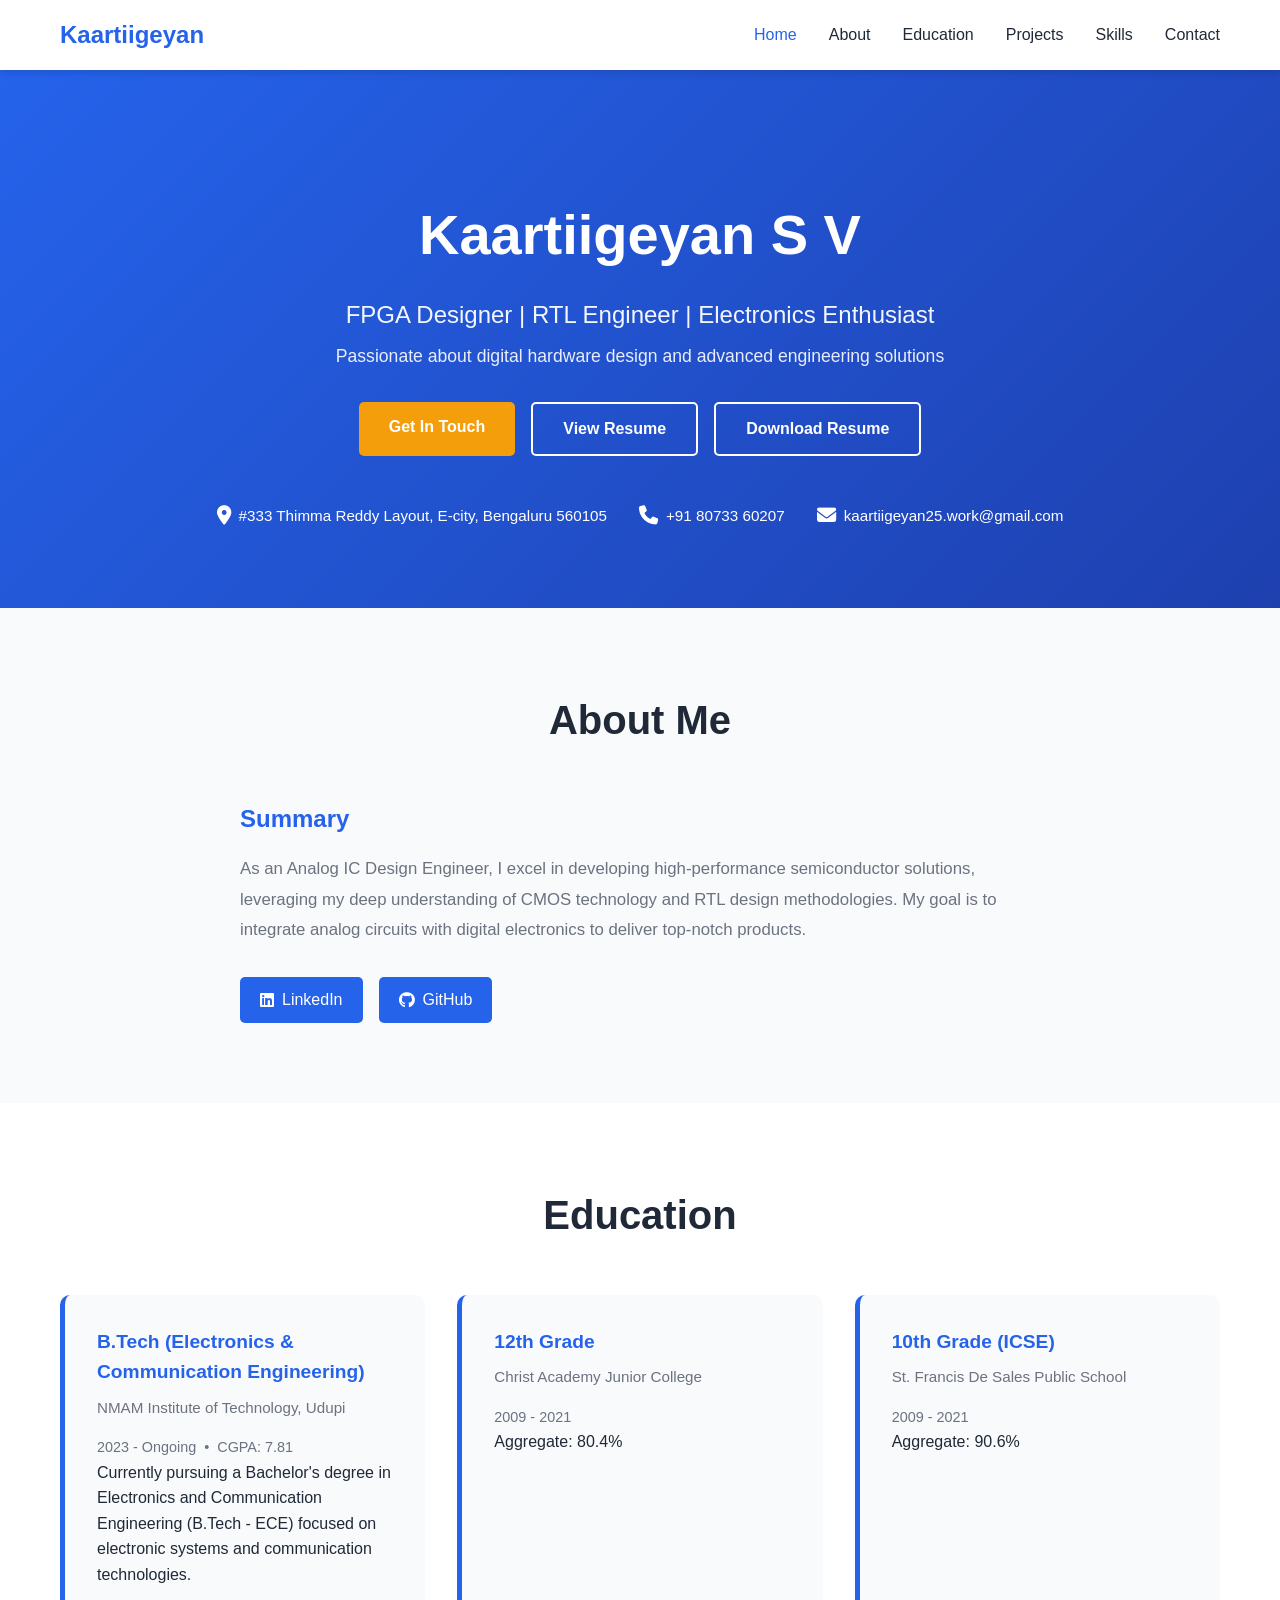
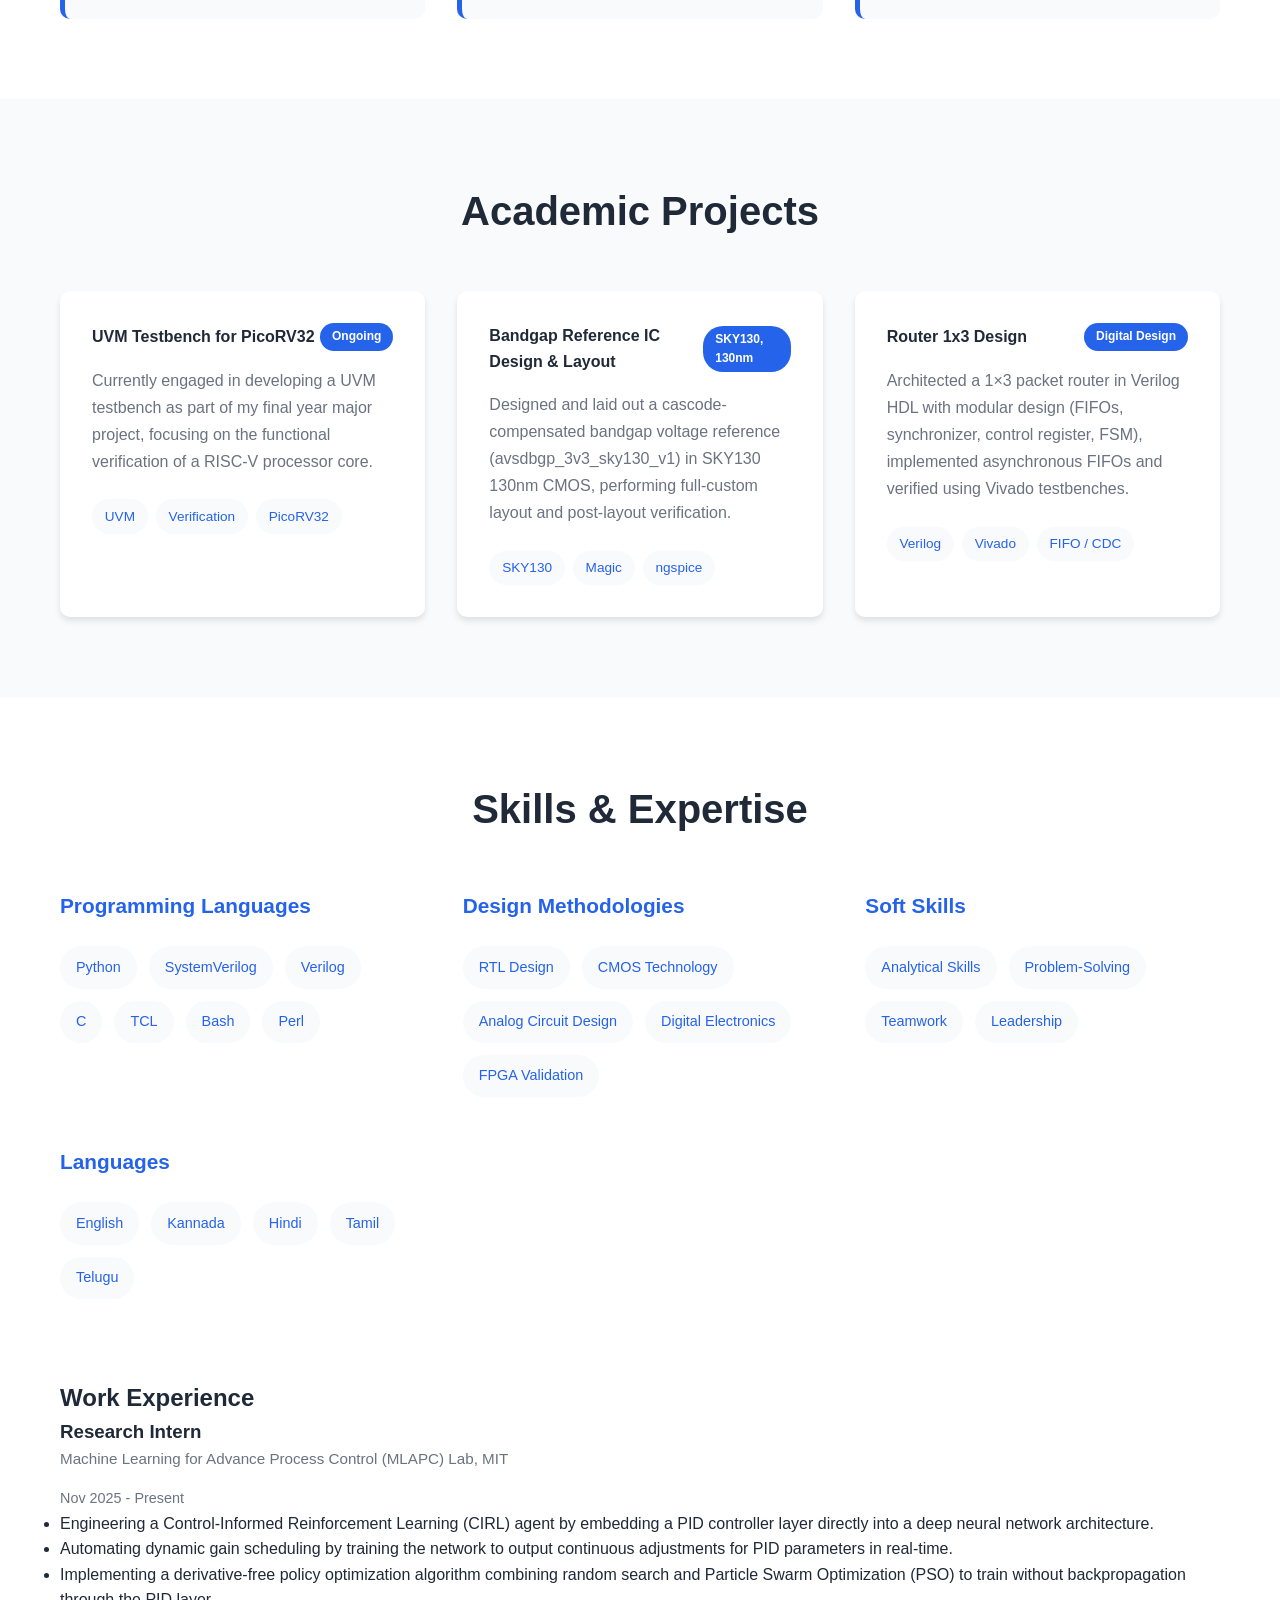
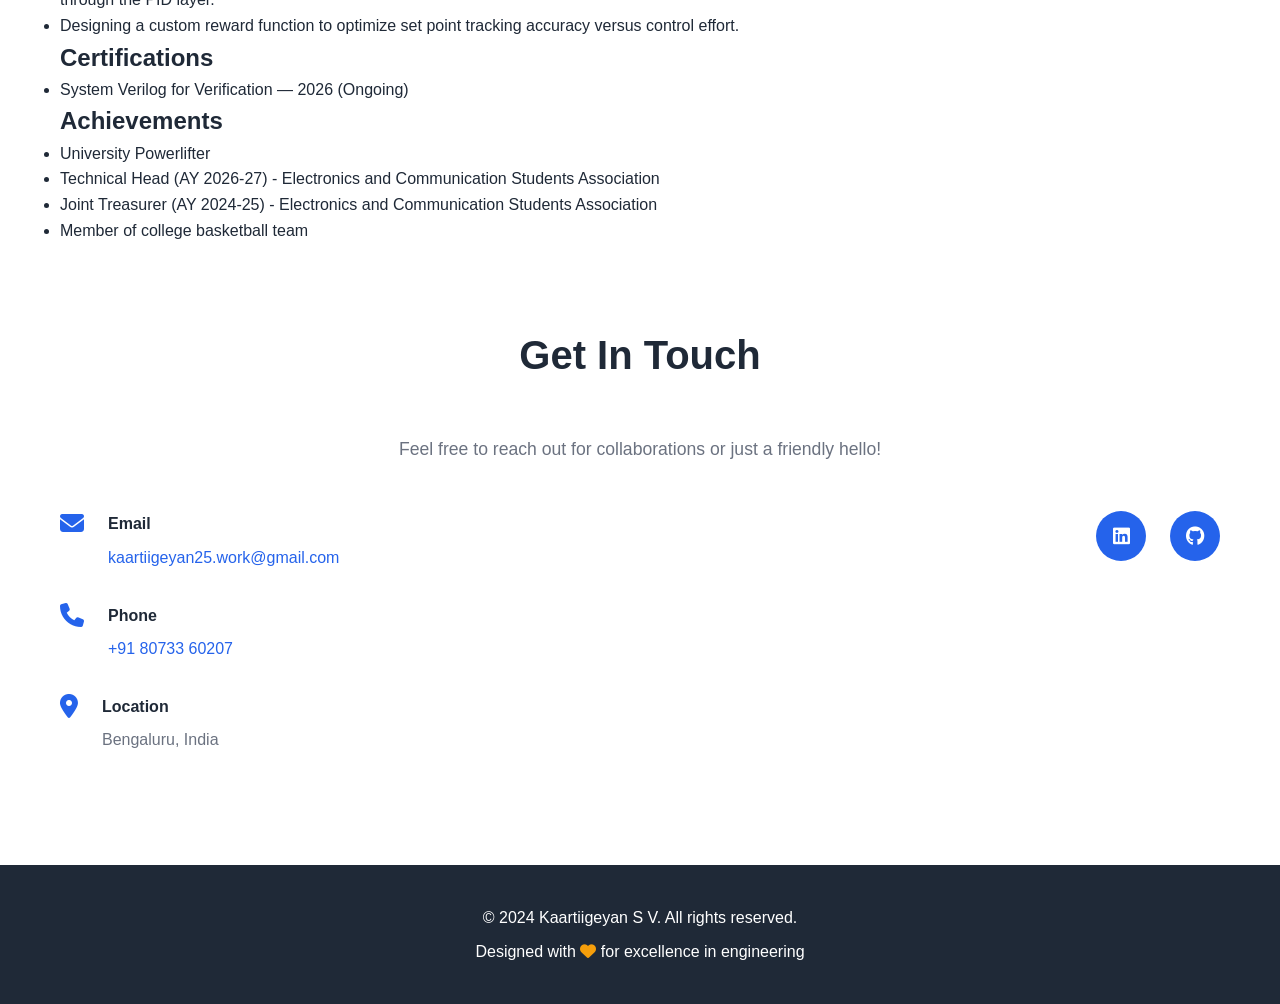
<file: index.html>
<!DOCTYPE html>
<html lang="en">
<head>
    <meta charset="UTF-8">
    <meta name="viewport" content="width=device-width, initial-scale=1.0">
    <title>Kaartiigeyan S V - Portfolio</title>
    <link rel="stylesheet" href="styles.css">
    <link rel="stylesheet" href="https://cdnjs.cloudflare.com/ajax/libs/font-awesome/6.4.0/css/all.min.css">
</head>
<body>
    <!-- Navigation -->
    <nav class="navbar">
        <div class="container">
            <div class="logo">Kaartiigeyan</div>
            <ul class="nav-links">
                <li><a href="#home">Home</a></li>
                <li><a href="#about">About</a></li>
                <li><a href="#education">Education</a></li>
                <li><a href="#projects">Projects</a></li>
                <li><a href="#skills">Skills</a></li>
                <li><a href="#contact">Contact</a></li>
            </ul>
        </div>
    </nav>

    <!-- Hero Section -->
    <section id="home" class="hero">
        <div class="container">
            <div class="hero-content">
                <h1>Kaartiigeyan S V</h1>
                <p class="subtitle">FPGA Designer | RTL Engineer | Electronics Enthusiast</p>
                <p class="tagline">Passionate about digital hardware design and advanced engineering solutions</p>
                <div class="hero-buttons">
                    <a href="#contact" class="btn btn-primary">Get In Touch</a>
                    <a href="resume.html" class="btn btn-secondary">View Resume</a>
                    <a href="Kaartiigeyan_resume.pdf" class="btn btn-secondary" download>Download Resume</a>
                </div>
                <div class="hero-info">
                    <div class="info-item">
                        <i class="fas fa-map-marker-alt"></i>
                        <p>#333 Thimma Reddy Layout, E-city, Bengaluru 560105</p>
                    </div>
                    <div class="info-item">
                        <i class="fas fa-phone"></i>
                        <p>+91 80733 60207</p>
                    </div>
                    <div class="info-item">
                        <i class="fas fa-envelope"></i>
                        <p>kaartiigeyan25.work@gmail.com</p>
                    </div>
                </div>
            </div>
        </div>
    </section>

    <!-- About Section -->
    <section id="about" class="about">
        <div class="container">
            <h2>About Me</h2>
            <div class="about-content">
                <div class="about-text">
                    <h3>Summary</h3>
                    <p>As an Analog IC Design Engineer, I excel in developing high-performance semiconductor solutions, leveraging my deep understanding of CMOS technology and RTL design methodologies. My goal is to integrate analog circuits with digital electronics to deliver top-notch products.</p>
                    <div class="social-links">
                        <a href="https://www.linkedin.com/in/kaartiigeyan" target="_blank"><i class="fab fa-linkedin"></i> LinkedIn</a>
                        <a href="https://github.com/kaartiigeyan" target="_blank"><i class="fab fa-github"></i> GitHub</a>
                    </div>
                </div>
            </div>
        </div>
    </section>

    <!-- Education Section -->
    <section id="education" class="education">
        <div class="container">
            <h2>Education</h2>
            <div class="education-grid">
                <div class="education-card">
                    <div class="education-header">
                        <h3>B.Tech (Electronics & Communication Engineering)</h3>
                        <p class="institution">NMAM Institute of Technology, Udupi</p>
                    </div>
                    <p class="status">2023 - Ongoing &nbsp;•&nbsp; CGPA: 7.81</p>
                    <p>Currently pursuing a Bachelor's degree in Electronics and Communication Engineering (B.Tech - ECE) focused on electronic systems and communication technologies.</p>
                </div>
                <div class="education-card">
                    <div class="education-header">
                        <h3>12th Grade</h3>
                        <p class="institution">Christ Academy Junior College</p>
                    </div>
                    <p class="year">2009 - 2021</p>
                    <p>Aggregate: 80.4%</p>
                </div>
                <div class="education-card">
                    <div class="education-header">
                        <h3>10th Grade (ICSE)</h3>
                        <p class="institution">St. Francis De Sales Public School</p>
                    </div>
                    <p class="year">2009 - 2021</p>
                    <p>Aggregate: 90.6%</p>
                </div>
            </div>
        </div>
    </section>

    <!-- Projects Section -->
    <section id="projects" class="projects">
        <div class="container">
            <h2>Academic Projects</h2>
            <div class="projects-grid">
                <div class="project-card">
                    <div class="project-header">
                        <h3>UVM Testbench for PicoRV32</h3>
                        <span class="project-label">Ongoing</span>
                    </div>
                    <p class="project-description">Currently engaged in developing a UVM testbench as part of my final year major project, focusing on the functional verification of a RISC-V processor core.</p>
                    <div class="project-tech">
                        <span class="tech-tag">UVM</span>
                        <span class="tech-tag">Verification</span>
                        <span class="tech-tag">PicoRV32</span>
                    </div>
                </div>

                <div class="project-card">
                    <div class="project-header">
                        <h3>Bandgap Reference IC Design & Layout</h3>
                        <span class="project-label">SKY130, 130nm</span>
                    </div>
                    <p class="project-description">Designed and laid out a cascode-compensated bandgap voltage reference (avsdbgp_3v3_sky130_v1) in SKY130 130nm CMOS, performing full-custom layout and post-layout verification.</p>
                    <div class="project-tech">
                        <span class="tech-tag">SKY130</span>
                        <span class="tech-tag">Magic</span>
                        <span class="tech-tag">ngspice</span>
                    </div>
                </div>

                <div class="project-card">
                    <div class="project-header">
                        <h3>Router 1x3 Design</h3>
                        <span class="project-label">Digital Design</span>
                    </div>
                    <p class="project-description">Architected a 1×3 packet router in Verilog HDL with modular design (FIFOs, synchronizer, control register, FSM), implemented asynchronous FIFOs and verified using Vivado testbenches.</p>
                    <div class="project-tech">
                        <span class="tech-tag">Verilog</span>
                        <span class="tech-tag">Vivado</span>
                        <span class="tech-tag">FIFO / CDC</span>
                    </div>
                </div>
            </div>
        </div>
    </section>

    <!-- Skills Section -->
    <section id="skills" class="skills">
        <div class="container">
            <h2>Skills & Expertise</h2>
            <div class="skills-grid">
                <div class="skill-category">
                    <h3>Programming Languages</h3>
                    <div class="skill-tags">
                        <span class="tag">Python</span>
                        <span class="tag">SystemVerilog</span>
                        <span class="tag">Verilog</span>
                        <span class="tag">C</span>
                        <span class="tag">TCL</span>
                        <span class="tag">Bash</span>
                        <span class="tag">Perl</span>
                    </div>
                </div>

                <div class="skill-category">
                    <h3>Design Methodologies</h3>
                    <div class="skill-tags">
                        <span class="tag">RTL Design</span>
                        <span class="tag">CMOS Technology</span>
                        <span class="tag">Analog Circuit Design</span>
                        <span class="tag">Digital Electronics</span>
                        <span class="tag">FPGA Validation</span>
                    </div>
                </div>

                <div class="skill-category">
                    <h3>Soft Skills</h3>
                    <div class="skill-tags">
                        <span class="tag">Analytical Skills</span>
                        <span class="tag">Problem-Solving</span>
                        <span class="tag">Teamwork</span>
                        <span class="tag">Leadership</span>
                    </div>
                </div>

                <div class="skill-category">
                    <h3>Languages</h3>
                    <div class="skill-tags">
                        <span class="tag">English</span>
                        <span class="tag">Kannada</span>
                        <span class="tag">Hindi</span>
                        <span class="tag">Tamil</span>
                        <span class="tag">Telugu</span>
                    </div>
                </div>
            </div>
        </div>
    </section>

    <!-- Leadership Section -->
    <section id="work" class="work">
        <div class="container">
            <h2>Work Experience</h2>
            <div class="work-grid">
                <div class="work-card">
                    <h3>Research Intern</h3>
                    <p class="institution">Machine Learning for Advance Process Control (MLAPC) Lab, MIT</p>
                    <p class="year">Nov 2025 - Present</p>
                    <ul>
                        <li>Engineering a Control-Informed Reinforcement Learning (CIRL) agent by embedding a PID controller layer directly into a deep neural network architecture.</li>
                        <li>Automating dynamic gain scheduling by training the network to output continuous adjustments for PID parameters in real-time.</li>
                        <li>Implementing a derivative-free policy optimization algorithm combining random search and Particle Swarm Optimization (PSO) to train without backpropagation through the PID layer.</li>
                        <li>Designing a custom reward function to optimize set point tracking accuracy versus control effort.</li>
                    </ul>
                </div>
            </div>
        </div>
    </section>

    <section id="certifications" class="certifications">
        <div class="container">
            <h2>Certifications</h2>
            <ul>
                <li>System Verilog for Verification — 2026 (Ongoing)</li>
            </ul>
        </div>
    </section>

    <section id="achievements" class="achievements">
        <div class="container">
            <h2>Achievements</h2>
            <ul>
                <li>University Powerlifter</li>
                <li>Technical Head (AY 2026-27) - Electronics and Communication Students Association</li>
                <li>Joint Treasurer (AY 2024-25) - Electronics and Communication Students Association</li>
                <li>Member of college basketball team</li>
            </ul>
        </div>
    </section>

    <!-- Contact Section -->
    <section id="contact" class="contact">
        <div class="container">
            <h2>Get In Touch</h2>
            <p class="contact-intro">Feel free to reach out for collaborations or just a friendly hello!</p>
            <div class="contact-content">
                <div class="contact-info">
                    <div class="contact-item">
                        <i class="fas fa-envelope"></i>
                        <div>
                            <h4>Email</h4>
                            <a href="mailto:kaartiigeyan25.work@gmail.com">kaartiigeyan25.work@gmail.com</a>
                        </div>
                    </div>
                    <div class="contact-item">
                        <i class="fas fa-phone"></i>
                        <div>
                            <h4>Phone</h4>
                            <a href="tel:+918073360207">+91 80733 60207</a>
                        </div>
                    </div>
                    <div class="contact-item">
                        <i class="fas fa-map-marker-alt"></i>
                        <div>
                            <h4>Location</h4>
                            <p>Bengaluru, India</p>
                        </div>
                    </div>
                </div>
                <div class="social-icons">
                    <a href="https://www.linkedin.com/in/kaartiigeyan-s-v-66b686276/" target="_blank" title="LinkedIn"><i class="fab fa-linkedin"></i></a>
                    <a href="https://github.com/Kaartiigeyan9" target="_blank" title="GitHub"><i class="fab fa-github"></i></a>
                </div>
            </div>
        </div>
    </section>

    <!-- Footer -->
    <footer class="footer">
        <div class="container">
            <p>&copy; 2024 Kaartiigeyan S V. All rights reserved.</p>
            <p>Designed with <i class="fas fa-heart"></i> for excellence in engineering</p>
        </div>
    </footer>

    <script src="script.js"></script>
</body>
</html>
</file>
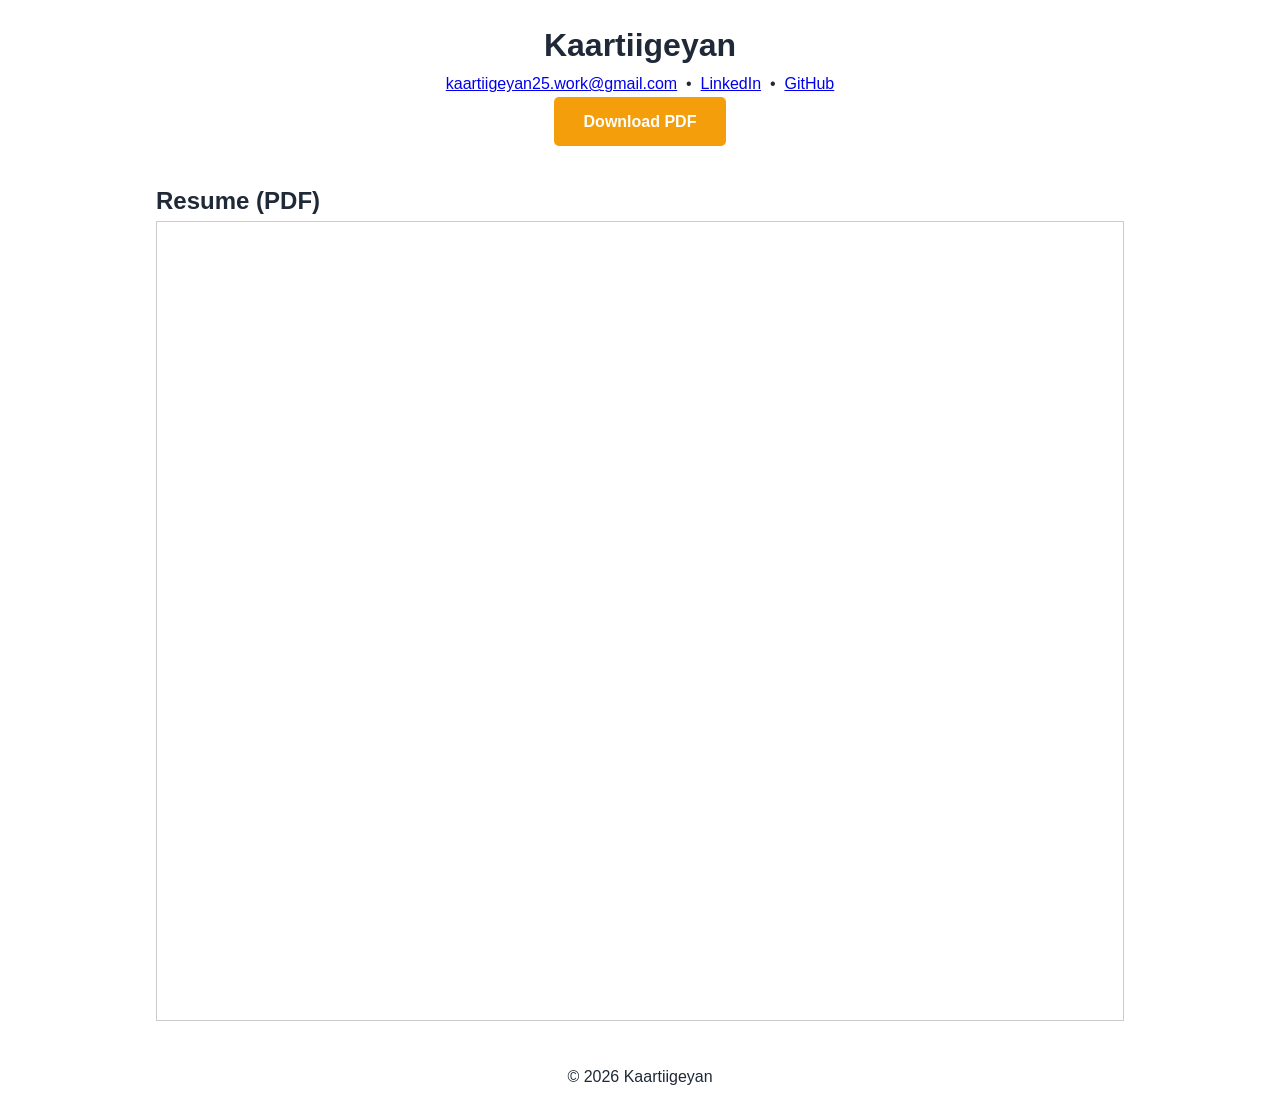
<file: resume.html>
<!DOCTYPE html>
<html lang="en">
<head>
  <meta charset="utf-8">
  <meta name="viewport" content="width=device-width, initial-scale=1">
  <title>Resume - Kaartiigeyan</title>
  <link rel="stylesheet" href="styles.css">
</head>
<body>
  <header style="padding:20px; text-align:center;">
    <h1>Kaartiigeyan</h1>
    <p>
      <a href="mailto:kaartiigeyan25.work@gmail.com">kaartiigeyan25.work@gmail.com</a> &nbsp;•&nbsp;
      <a href="https://www.linkedin.com/in/kaartiigeyan" target="_blank">LinkedIn</a> &nbsp;•&nbsp;
      <a href="https://github.com/kaartiigeyan" target="_blank">GitHub</a>
    </p>
    <p><a href="Kaartiigeyan_resume.pdf" download class="btn btn-primary">Download PDF</a></p>
  </header>
  <main style="padding:16px; max-width:1000px; margin:0 auto;">
    <h2>Resume (PDF)</h2>
    <iframe src="Kaartiigeyan_resume.pdf" width="100%" height="800" style="border:1px solid #ccc;"></iframe>
  </main>
  <footer style="text-align:center; padding:20px;">&copy; 2026 Kaartiigeyan</footer>
</body>
</html>
</file>
<file: styles.css>
* {
    margin: 0;
    padding: 0;
    box-sizing: border-box;
}

:root {
    --primary-color: #2563eb;
    --secondary-color: #1e40af;
    --accent-color: #f59e0b;
    --text-dark: #1f2937;
    --text-light: #6b7280;
    --bg-light: #f9fafb;
    --bg-white: #ffffff;
    --border-color: #e5e7eb;
    --shadow: 0 4px 6px rgba(0, 0, 0, 0.1);
    --shadow-lg: 0 20px 25px rgba(0, 0, 0, 0.1);
}

html {
    scroll-behavior: smooth;
}

body {
    font-family: 'Segoe UI', Tahoma, Geneva, Verdana, sans-serif;
    line-height: 1.6;
    color: var(--text-dark);
    background-color: var(--bg-white);
}

.container {
    max-width: 1200px;
    margin: 0 auto;
    padding: 0 20px;
}

/* Navigation */
.navbar {
    position: fixed;
    top: 0;
    width: 100%;
    background-color: var(--bg-white);
    box-shadow: var(--shadow);
    z-index: 1000;
}

.navbar .container {
    display: flex;
    justify-content: space-between;
    align-items: center;
    padding: 1rem 20px;
}

.logo {
    font-size: 1.5rem;
    font-weight: 700;
    color: var(--primary-color);
}

.nav-links {
    display: flex;
    list-style: none;
    gap: 2rem;
}

.nav-links a {
    text-decoration: none;
    color: var(--text-dark);
    font-weight: 500;
    transition: color 0.3s ease;
}

.nav-links a:hover {
    color: var(--primary-color);
}

/* Hero Section */
.hero {
    background: linear-gradient(135deg, var(--primary-color) 0%, var(--secondary-color) 100%);
    color: white;
    padding: 120px 20px 80px;
    margin-top: 70px;
    text-align: center;
}

.hero-content h1 {
    font-size: 3.5rem;
    margin-bottom: 1rem;
    font-weight: 700;
}

.hero-content .subtitle {
    font-size: 1.5rem;
    margin-bottom: 0.5rem;
    opacity: 0.95;
}

.hero-content .tagline {
    font-size: 1.1rem;
    margin-bottom: 2rem;
    opacity: 0.9;
}

.hero-buttons {
    display: flex;
    gap: 1rem;
    justify-content: center;
    margin-bottom: 3rem;
    flex-wrap: wrap;
}

.btn {
    padding: 12px 30px;
    text-decoration: none;
    border-radius: 5px;
    font-weight: 600;
    transition: all 0.3s ease;
    display: inline-block;
}

.btn-primary {
    background-color: var(--accent-color);
    color: white;
}

.btn-primary:hover {
    background-color: #d97706;
    transform: translateY(-2px);
    box-shadow: var(--shadow-lg);
}

.btn-secondary {
    background-color: transparent;
    color: white;
    border: 2px solid white;
}

.btn-secondary:hover {
    background-color: white;
    color: var(--primary-color);
}

.hero-info {
    display: flex;
    gap: 2rem;
    justify-content: center;
    flex-wrap: wrap;
    margin-top: 2rem;
}

.info-item {
    display: flex;
    align-items: center;
    gap: 0.5rem;
    font-size: 0.95rem;
}

.info-item i {
    font-size: 1.2rem;
}

/* About Section */
.about {
    padding: 80px 20px;
    background-color: var(--bg-light);
}

.about h2,
.education h2,
.projects h2,
.skills h2,
.leadership h2,
.contact h2 {
    font-size: 2.5rem;
    margin-bottom: 3rem;
    text-align: center;
    color: var(--text-dark);
}

.about-content {
    max-width: 800px;
    margin: 0 auto;
}

.about-text h3 {
    color: var(--primary-color);
    margin-bottom: 1rem;
    font-size: 1.5rem;
}

.about-text p {
    color: var(--text-light);
    font-size: 1.05rem;
    line-height: 1.8;
    margin-bottom: 1.5rem;
}

.social-links {
    display: flex;
    gap: 1rem;
    margin-top: 2rem;
}

.social-links a {
    display: inline-flex;
    align-items: center;
    gap: 0.5rem;
    padding: 10px 20px;
    background-color: var(--primary-color);
    color: white;
    text-decoration: none;
    border-radius: 5px;
    transition: background-color 0.3s ease;
}

.social-links a:hover {
    background-color: var(--secondary-color);
}

/* Education Section */
.education {
    padding: 80px 20px;
    background-color: var(--bg-white);
}

.education-grid {
    display: grid;
    grid-template-columns: repeat(auto-fit, minmax(300px, 1fr));
    gap: 2rem;
}

.education-card {
    background-color: var(--bg-light);
    padding: 2rem;
    border-radius: 10px;
    border-left: 5px solid var(--primary-color);
    transition: all 0.3s ease;
}

.education-card:hover {
    box-shadow: var(--shadow-lg);
    transform: translateY(-5px);
}

.education-header h3 {
    color: var(--primary-color);
    margin-bottom: 0.5rem;
    font-size: 1.2rem;
}

.institution {
    color: var(--text-light);
    font-size: 0.95rem;
    margin-bottom: 1rem;
}

.status,
.score,
.year {
    color: var(--text-light);
    font-size: 0.9rem;
    margin-top: 0.5rem;
}

.score strong {
    color: var(--accent-color);
}

/* Projects Section */
.projects {
    padding: 80px 20px;
    background-color: var(--bg-light);
}

.projects-grid {
    display: grid;
    grid-template-columns: repeat(auto-fit, minmax(350px, 1fr));
    gap: 2rem;
}

.project-card {
    background-color: var(--bg-white);
    padding: 2rem;
    border-radius: 10px;
    box-shadow: var(--shadow);
    transition: all 0.3s ease;
}

.project-card:hover {
    box-shadow: var(--shadow-lg);
    transform: translateY(-5px);
}

.project-header {
    display: flex;
    justify-content: space-between;
    align-items: center;
    margin-bottom: 1rem;
}

.project-header h3 {
    color: var(--text-dark);
    font-size: 1rem;
}

.project-label {
    background-color: var(--primary-color);
    color: white;
    padding: 0.25rem 0.75rem;
    border-radius: 20px;
    font-size: 0.75rem;
    font-weight: 600;
}

.project-title {
    color: var(--primary-color);
    margin-bottom: 1rem;
    font-size: 1.3rem;
}

.project-description {
    color: var(--text-light);
    margin-bottom: 1.5rem;
    line-height: 1.7;
}

.project-tech {
    display: flex;
    flex-wrap: wrap;
    gap: 0.5rem;
}

.tech-tag {
    background-color: var(--bg-light);
    color: var(--primary-color);
    padding: 0.4rem 0.8rem;
    border-radius: 20px;
    font-size: 0.85rem;
    font-weight: 500;
}

/* Skills Section */
.skills {
    padding: 80px 20px;
    background-color: var(--bg-white);
}

.skills-grid {
    display: grid;
    grid-template-columns: repeat(auto-fit, minmax(300px, 1fr));
    gap: 3rem;
}

.skill-category h3 {
    color: var(--primary-color);
    margin-bottom: 1.5rem;
    font-size: 1.3rem;
}

.skill-items {
    display: flex;
    flex-direction: column;
    gap: 1.5rem;
}

.skill-item {
    display: flex;
    flex-direction: column;
}

.skill-name {
    color: var(--text-dark);
    font-weight: 600;
    margin-bottom: 0.5rem;
}

.skill-bar {
    width: 100%;
    height: 8px;
    background-color: var(--border-color);
    border-radius: 10px;
    overflow: hidden;
}

.skill-progress {
    height: 100%;
    background: linear-gradient(90deg, var(--primary-color), var(--accent-color));
    border-radius: 10px;
    transition: width 0.5s ease;
}

.skill-tags {
    display: flex;
    flex-wrap: wrap;
    gap: 0.75rem;
}

.tag {
    background-color: var(--bg-light);
    color: var(--primary-color);
    padding: 0.6rem 1rem;
    border-radius: 25px;
    font-size: 0.9rem;
    font-weight: 500;
    transition: all 0.3s ease;
}

.tag:hover {
    background-color: var(--primary-color);
    color: white;
}

/* Leadership Section */
.leadership {
    padding: 80px 20px;
    background-color: var(--bg-light);
}

.leadership-grid {
    display: grid;
    grid-template-columns: repeat(auto-fit, minmax(280px, 1fr));
    gap: 2rem;
}

.leadership-card {
    background-color: var(--bg-white);
    padding: 2rem;
    border-radius: 10px;
    text-align: center;
    box-shadow: var(--shadow);
    transition: all 0.3s ease;
}

.leadership-card:hover {
    box-shadow: var(--shadow-lg);
    transform: translateY(-5px);
}

.card-icon {
    font-size: 2.5rem;
    color: var(--primary-color);
    margin-bottom: 1rem;
}

.leadership-card h3 {
    color: var(--text-dark);
    margin-bottom: 1rem;
    font-size: 1.2rem;
}

.leadership-card p {
    color: var(--text-light);
    line-height: 1.7;
}

/* Contact Section */
.contact {
    padding: 80px 20px;
    background-color: var(--bg-white);
}

.contact-intro {
    text-align: center;
    color: var(--text-light);
    font-size: 1.1rem;
    margin-bottom: 3rem;
}

.contact-content {
    display: flex;
    justify-content: space-around;
    align-items: flex-start;
    gap: 3rem;
    flex-wrap: wrap;
}

.contact-info {
    flex: 1;
    min-width: 300px;
}

.contact-item {
    display: flex;
    gap: 1.5rem;
    margin-bottom: 2rem;
}

.contact-item i {
    font-size: 1.5rem;
    color: var(--primary-color);
    flex-shrink: 0;
}

.contact-item h4 {
    color: var(--text-dark);
    margin-bottom: 0.5rem;
}

.contact-item a {
    color: var(--primary-color);
    text-decoration: none;
    transition: color 0.3s ease;
}

.contact-item a:hover {
    color: var(--secondary-color);
}

.contact-item p {
    color: var(--text-light);
}

.social-icons {
    display: flex;
    gap: 1.5rem;
    justify-content: center;
    flex-wrap: wrap;
}

.social-icons a {
    display: inline-flex;
    align-items: center;
    justify-content: center;
    width: 50px;
    height: 50px;
    background-color: var(--primary-color);
    color: white;
    border-radius: 50%;
    text-decoration: none;
    font-size: 1.2rem;
    transition: all 0.3s ease;
}

.social-icons a:hover {
    background-color: var(--secondary-color);
    transform: translateY(-5px);
}

/* Footer */
.footer {
    background-color: var(--text-dark);
    color: white;
    padding: 2rem;
    text-align: center;
}

.footer p {
    margin: 0.5rem 0;
}

.footer i {
    color: var(--accent-color);
}

/* Responsive Design */
@media (max-width: 768px) {
    .nav-links {
        gap: 1rem;
        font-size: 0.9rem;
    }

    .hero-content h1 {
        font-size: 2.5rem;
    }

    .hero-content .subtitle {
        font-size: 1.2rem;
    }

    .hero-buttons {
        flex-direction: column;
        align-items: center;
    }

    .btn {
        width: 100%;
        max-width: 300px;
    }

    .hero-info {
        flex-direction: column;
        gap: 1rem;
    }

    .info-item {
        justify-content: center;
    }

    .about h2,
    .education h2,
    .projects h2,
    .skills h2,
    .leadership h2,
    .contact h2 {
        font-size: 2rem;
    }

    .contact-content {
        flex-direction: column;
        align-items: center;
        text-align: center;
    }

    .contact-item {
        justify-content: center;
    }
}

@media (max-width: 480px) {
    .navbar .container {
        flex-direction: column;
        gap: 1rem;
    }

    .nav-links {
        flex-wrap: wrap;
        justify-content: center;
        gap: 0.5rem;
    }

    .hero {
        padding: 80px 20px 50px;
        margin-top: 150px;
    }

    .hero-content h1 {
        font-size: 2rem;
    }

    .hero-content .subtitle {
        font-size: 1rem;
    }

    .projects-grid,
    .education-grid,
    .leadership-grid {
        grid-template-columns: 1fr;
    }

    .social-links {
        flex-direction: column;
    }

    .social-links a {
        width: 100%;
    }
}
</file>
